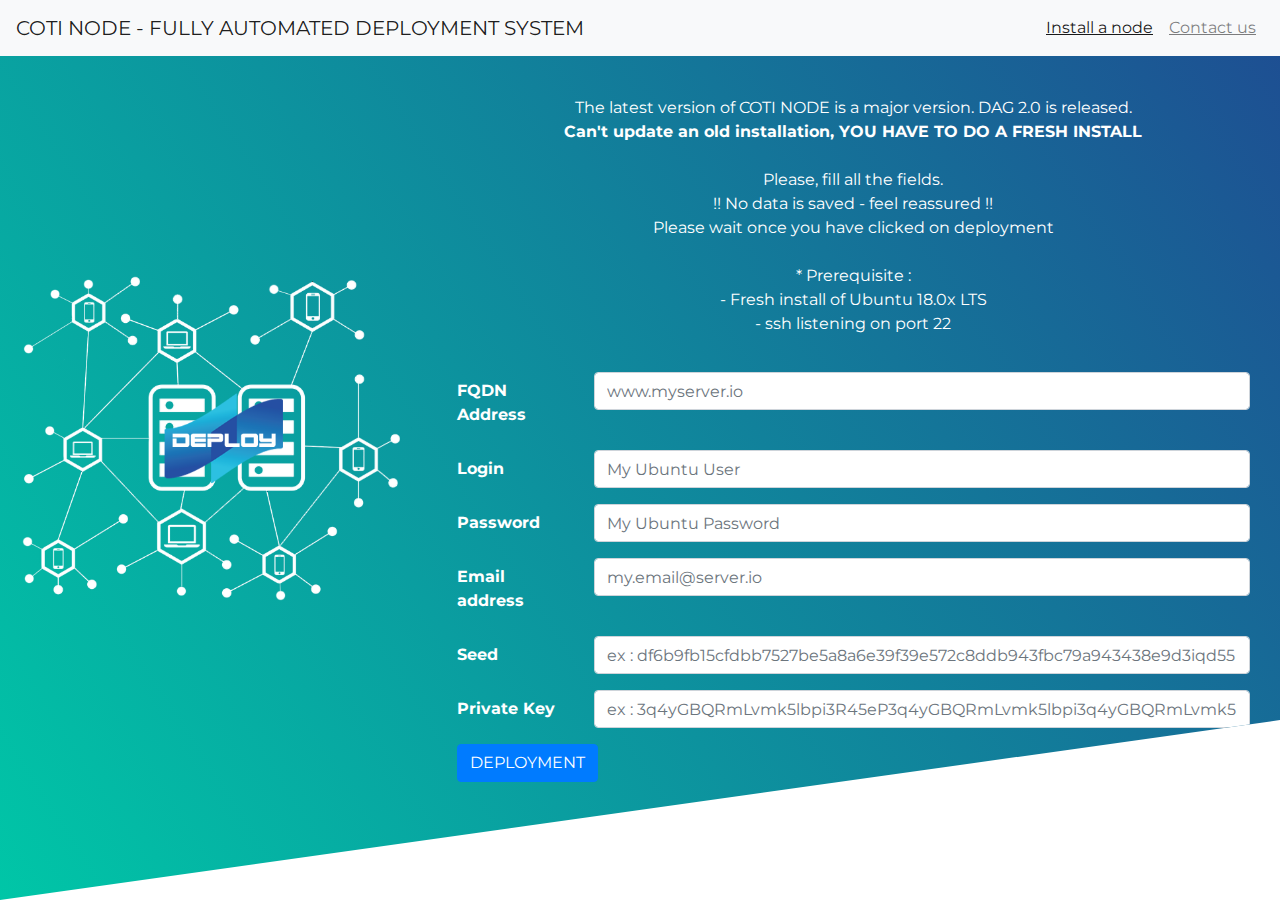
<file: website/index.html>
<!DOCTYPE html>
<html lang="en">

<head>
    <title>DEPLOY</title>
    <meta charset="utf-8">
    <meta name="viewport" content="width=device-width, initial-scale=1">
    <link href="https://fonts.googleapis.com/css?family=Montserrat" rel="stylesheet">

    <link rel="stylesheet" href="https://stackpath.bootstrapcdn.com/bootstrap/4.3.1/css/bootstrap.min.css"
        integrity="sha384-ggOyR0iXCbMQv3Xipma34MD+dH/1fQ784/j6cY/iJTQUOhcWr7x9JvoRxT2MZw1T" crossorigin="anonymous">

    <link rel="stylesheet" type="text/css" href="style.css">
</head>

<body>
    <header>
        <nav class="navbar navbar-expand-lg navbar-light bg-light">
            <a class="navbar-brand" href="#">COTI NODE - FULLY AUTOMATED DEPLOYMENT SYSTEM</a>
            <button class="navbar-toggler" type="button" data-toggle="collapse" data-target="#navbarText"
                aria-controls="navbarText" aria-expanded="false" aria-label="Toggle navigation">
                <span class="navbar-toggler-icon"></span>
            </button>
            <div class="collapse navbar-collapse" id="navbarText">
                <ul class="navbar-nav ml-auto">
                    <li class="nav-item active">
                        <a class="nav-link" href="./index.html">Install a node</span></a>
                    </li>
<!--                    <li class="nav-item">
                        <a class="nav-link" href="./node_upgrade.html">Upgrade an existing node</a>
                    </li>
                    <li class="nav-item">
                        <a class="nav-link" href="#">How to</a>
                    </li>  -->
                    <li class="nav-item">
                        <a class="nav-link" href="./contact.html">Contact us</a>
                    </li>
                </ul>
            </div>
        </nav>
    </header>

    <section class="container-fluid">
        <div class="row" id="main">
            <div class="col-sm-3 col-md-4">
                <img src="deploy_nodes_pic2.png">
            </div>
            <div class="col">
                <div class="container">
                    <div class="form-block">
                        <div class="form-head">
                            <p>The latest version of COTI NODE is a major version. DAG 2.0 is released.<br>
				<b>Can't update an old installation, YOU HAVE TO DO A FRESH INSTALL</b><br><br>
				Please, fill all the fields.<br> !! No data is saved - feel reassured
                                !!<br>
                                Please wait once you have clicked on deployment<br>
                                <br>
                                * Prerequisite : <br>
                                - Fresh install of Ubuntu 18.0x LTS<br>
                                - ssh listening on port 22<br>
                            </p>
                        </div>
                        <div class="row form-body">
                            <form action="exec.php" method="post" class="col-sm-12">
                                <div class="form-group row">
                                    <label class="col-sm-2 col-form-label" for="ipAddress">FQDN Address</label>
                                    <div class="col-sm-10">
                                        <input type="text" name="IP" class="form-control" id="ipAddress"
                                            aria-describedby="ipAddress" placeholder="www.myserver.io">
                                    </div>
                                </div>
                                <div class="form-group row">
                                    <label class="col-sm-2 col-form-label" for="user">Login</label>
                                    <div class="col-sm-10">
                                        <input type="text" name="user" class="form-control" id="user"
                                            placeholder="My Ubuntu User">
                                    </div>
                                </div>
                                <div class="form-group row">
                                    <label class="col-sm-2 col-form-label" for="password">Password</label>
                                    <div class="col-sm-10">
                                        <input type="password" name="MDP" class="form-control" id="password"
                                            placeholder="My Ubuntu Password">
                                    </div>
                                </div>
                                <div class="form-group row">
                                    <label class="col-sm-2 col-form-label" for="email">Email address</label>
                                    <div class="col-sm-10">
                                        <input type="email" name="EMAIL" class="form-control" id="email"
                                            aria-describedby="email" placeholder="my.email@server.io">
                                    </div>
                                </div>

                                <div class="form-group row">
                                    <label class="col-sm-2 col-form-label" for="seed">Seed</label>
                                    <div class="col-sm-10">
                                        <input type="text" name="wallet_seed" class="form-control" id="seed"
                                            aria-describedby="seed"
                                            placeholder="ex : df6b9fb15cfdbb7527be5a8a6e39f39e572c8ddb943fbc79a943438e9d3iqd55">
                                    </div>
                                </div>
                                <div class="form-group row">
                                    <label class="col-sm-2 col-form-label" for="private_key">Private Key</label>
                                    <div class="col-sm-10">
                                        <input type="text" name="private_key" class="form-control" id="private_key"
                                            aria-describedby="key"
                                            placeholder="ex : 3q4yGBQRmLvmk5lbpi3R45eP3q4yGBQRmLvmk5lbpi3q4yGBQRmLvmk5lbpi3R4r">
                                    </div>
                                </div>
                                <button type="submit" class="btn btn-primary">DEPLOYMENT</button>
                            </form>
                        </div>
                    </div>
                </div>
            </div>
        </div>
    </section>

    <script src="https://code.jquery.com/jquery-3.3.1.slim.min.js"
        integrity="sha384-q8i/X+965DzO0rT7abK41JStQIAqVgRVzpbzo5smXKp4YfRvH+8abtTE1Pi6jizo"
        crossorigin="anonymous"></script>
    <script src="https://cdnjs.cloudflare.com/ajax/libs/popper.js/1.14.7/umd/popper.min.js"
        integrity="sha384-UO2eT0CpHqdSJQ6hJty5KVphtPhzWj9WO1clHTMGa3JDZwrnQq4sF86dIHNDz0W1"
        crossorigin="anonymous"></script>
    <script src="https://stackpath.bootstrapcdn.com/bootstrap/4.3.1/js/bootstrap.min.js"
        integrity="sha384-JjSmVgyd0p3pXB1rRibZUAYoIIy6OrQ6VrjIEaFf/nJGzIxFDsf4x0xIM+B07jRM"
        crossorigin="anonymous"></script>
</body>

</html
</file>
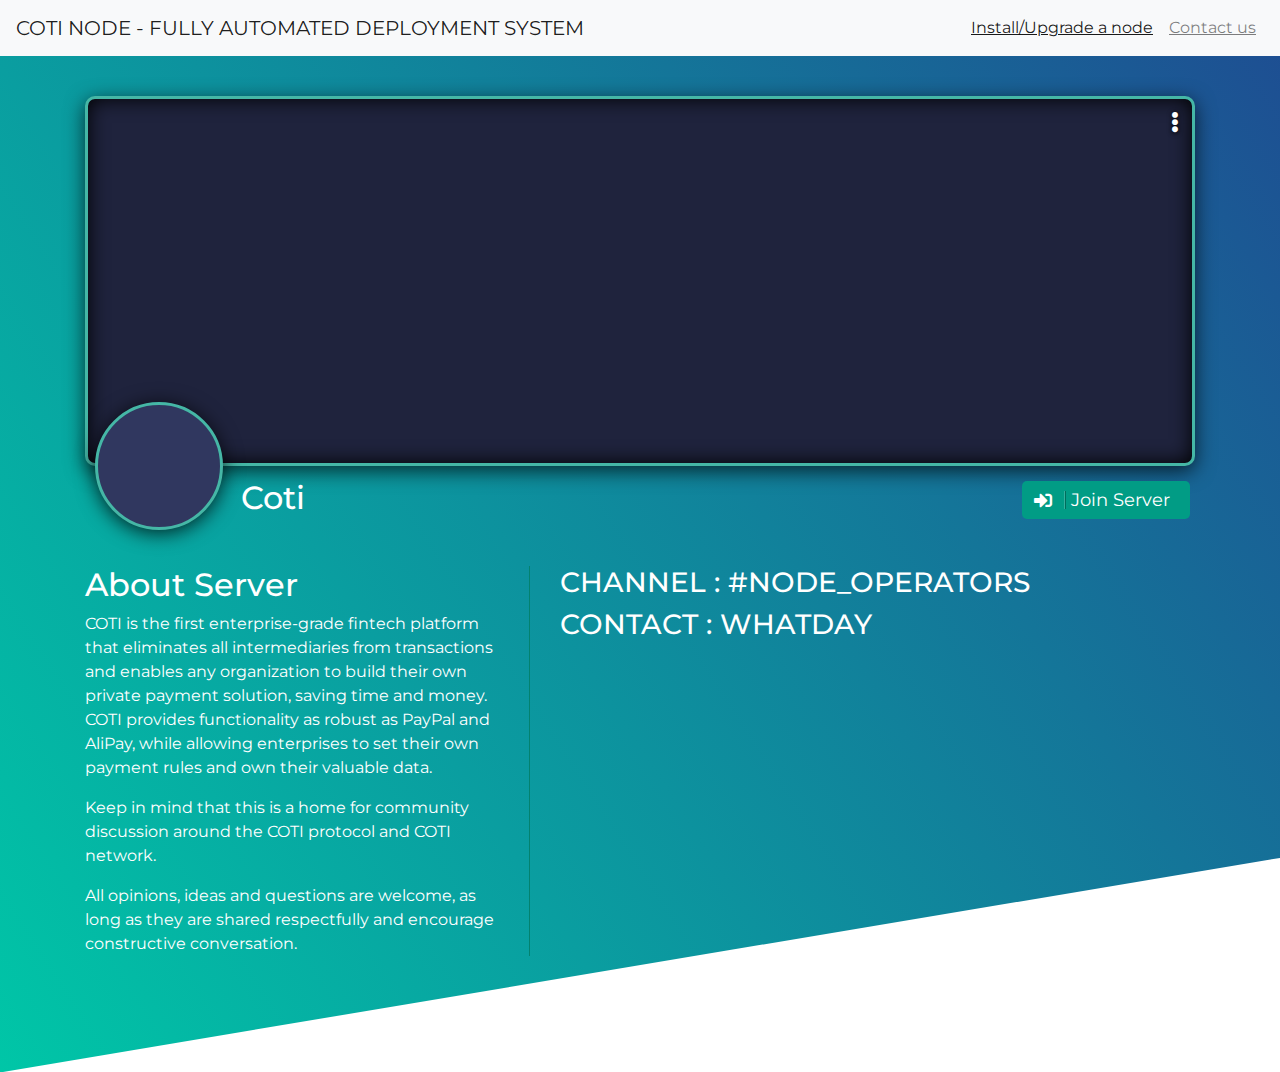
<file: website/contact.html>
<!DOCTYPE html>
<html lang="en">
  <head>
    <title>DEPLOY</title>
    <meta charset="utf-8" />
    <meta name="viewport" content="width=device-width, initial-scale=1" />
    <link
      href="https://fonts.googleapis.com/css?family=Montserrat"
      rel="stylesheet"
    />

    <link
      rel="stylesheet"
      href="https://stackpath.bootstrapcdn.com/bootstrap/4.3.1/css/bootstrap.min.css"
      integrity="sha384-ggOyR0iXCbMQv3Xipma34MD+dH/1fQ784/j6cY/iJTQUOhcWr7x9JvoRxT2MZw1T"
      crossorigin="anonymous"
    />
    <link
      rel="stylesheet"
      type="text/css"
      href="https://cdnjs.cloudflare.com/ajax/libs/font-awesome/5.15.3/css/all.min.css"
    />
    <link rel="stylesheet" type="text/css" href="style.css" />
  </head>

  <body>
    <header>
      <nav class="navbar navbar-expand-lg navbar-light bg-light">
        <a class="navbar-brand" href="#"
          >COTI NODE - FULLY AUTOMATED DEPLOYMENT SYSTEM</a
        >
        <button
          class="navbar-toggler"
          type="button"
          data-toggle="collapse"
          data-target="#navbarText"
          aria-controls="navbarText"
          aria-expanded="false"
          aria-label="Toggle navigation"
        >
          <span class="navbar-toggler-icon"></span>
        </button>
        <div class="collapse navbar-collapse" id="navbarText">
          <ul class="navbar-nav ml-auto">
            <li class="nav-item active">
              <a class="nav-link" href="./index.html">Install/Upgrade a node</a>
            </li>
<!--            <li class="nav-item">
              <a class="nav-link" href="./node_upgrade.html"
                >Upgrade an existing node</a
              >
            </li>
            <li class="nav-item">
              <a class="nav-link" href="#">How to</a>
	    </li>    -->
            <li class="nav-item">
              <a class="nav-link" href="./contact.html">Contact us</a>
            </li>
          </ul>
        </div>
      </nav>
    </header>
    <div class="container contact-container">
      <div class="row">
        <div class="col">
          <div class="server-detail-header">
            <input
              type="hidden"
              name="_token"
              value="bPeEAsuS7TrVOFk2AJbVUoyJGs57dIRg2hLCE8kD"
            />
            <div class="server-menu">
              <div class="dropleft">
                <div class="dropdown-toggle" data-toggle="dropdown">
                  <i class="fas fa-ellipsis-v"></i>
                </div>
                <div class="dropdown-menu dropdown-menu-right">
                  <a
                    href=" https://discord.me/coti#"
                    target="_blank"
                    class="dropdown-item"
                    ><i class="fas fa-sign-in-alt"></i> Join Server</a
                  >
                </div>
              </div>
            </div>
          </div>

          <div class="server-detail-subhead">
            <div class="server-title">
              <div
                class="server-img"
                style="
                  background-image: url(https://cdn.discord.me/server/f6c76be6d2a81bb8a3f1557d634d8da0f29921189767407e24fa095101f4ddc9/icon_164b58e81afa081f08edeceeefc9ee120139073425df68af838cbdc8ecdb7947.jpg);
                "
              ></div>
              <h1 class="server-name d-none d-md-block" title="Coti">
                <a href=" https://discord.me/coti#" target="_blank">Coti</a>
              </h1>
            </div>
            <div class="server-btns">
              <a
                href=" https://discord.me/coti#"
                target="_blank"
                class="server-join-btn"
                ><span><i class="fas fa-sign-in-alt"></i></span> Join Server</a
              >
            </div>
          </div>
          <!-- end server-detail-subhead -->
        </div>
        <!-- end col -->
      </div>
      <!-- end row -->

      <div class="row">
        <div class="col-md-5">
          <div class="server-sidebar">
            <h2 class="d-none d-md-block">About Server</h2>
            <h2
              class="server-name server-name-mobile d-block d-md-none"
              title="Coti"
            >
              <a href=" https://discord.me/coti#" target="_blank">Coti</a>
            </h2>
            <p>
              COTI is the first enterprise-grade fintech platform that
              eliminates all intermediaries from transactions and enables any
              organization to build their own private payment solution, saving
              time and money. COTI provides functionality as robust as PayPal
              and AliPay, while allowing enterprises to set their own payment
              rules and own their valuable data.
            </p>
            <p>
              Keep in mind that this is a home for community discussion around
              the COTI protocol and COTI network.
            </p>
            <p>
              All opinions, ideas and questions are welcome, as long as they are
              shared respectfully and encourage constructive conversation.
            </p>
          </div>
        </div>
        <div class="col-md-7">
          <div class="d-flex flex-column">
            <h3>CHANNEL : #NODE_OPERATORS</h3>
            <h3>CONTACT : WHATDAY</h3>
          </div>
        </div>
      </div>
    </div>
    <!-- end container -->
    <script
      src="https://code.jquery.com/jquery-3.3.1.slim.min.js"
      integrity="sha384-q8i/X+965DzO0rT7abK41JStQIAqVgRVzpbzo5smXKp4YfRvH+8abtTE1Pi6jizo"
      crossorigin="anonymous"
    ></script>
    <script
      src="https://cdnjs.cloudflare.com/ajax/libs/popper.js/1.14.7/umd/popper.min.js"
      integrity="sha384-UO2eT0CpHqdSJQ6hJty5KVphtPhzWj9WO1clHTMGa3JDZwrnQq4sF86dIHNDz0W1"
      crossorigin="anonymous"
    ></script>
    <script
      src="https://stackpath.bootstrapcdn.com/bootstrap/4.3.1/js/bootstrap.min.js"
      integrity="sha384-JjSmVgyd0p3pXB1rRibZUAYoIIy6OrQ6VrjIEaFf/nJGzIxFDsf4x0xIM+B07jRM"
      crossorigin="anonymous"
    ></script>
  </body>
</html>
</file>
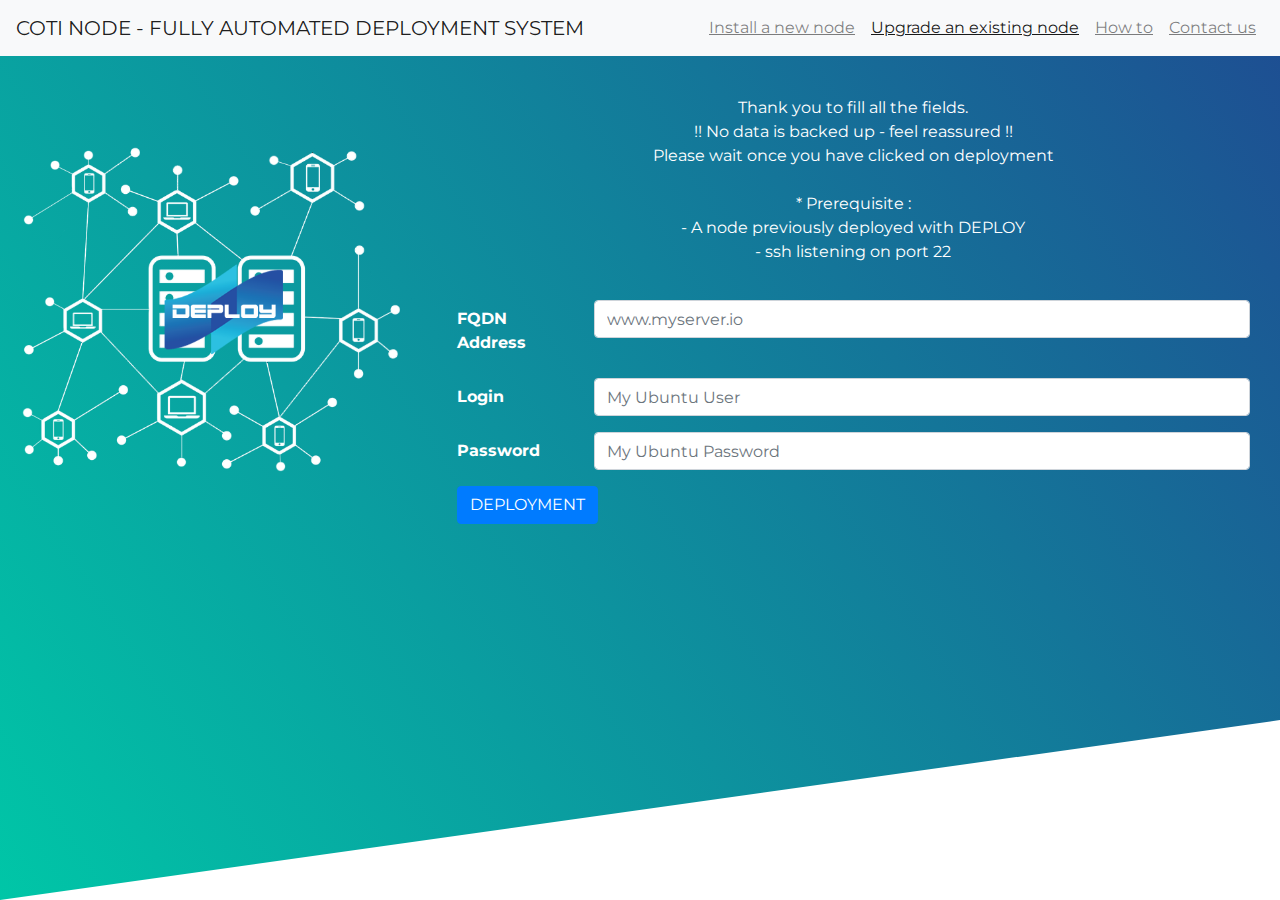
<file: website/node_upgrade.html>
<!DOCTYPE html>
<html lang="en">

<head>
    <title>DEPLOY - Node upgrade</title>
    <meta charset="utf-8">
    <meta name="viewport" content="width=device-width, initial-scale=1">
    <link href="https://fonts.googleapis.com/css?family=Montserrat" rel="stylesheet">

    <link rel="stylesheet" href="https://stackpath.bootstrapcdn.com/bootstrap/4.3.1/css/bootstrap.min.css"
        integrity="sha384-ggOyR0iXCbMQv3Xipma34MD+dH/1fQ784/j6cY/iJTQUOhcWr7x9JvoRxT2MZw1T" crossorigin="anonymous">

    <link rel="stylesheet" type="text/css" href="style.css">
</head>

<body>
    <header>
        <nav class="navbar navbar-expand-lg navbar-light bg-light">
            <a class="navbar-brand" href="#">COTI NODE - FULLY AUTOMATED DEPLOYMENT SYSTEM</a>
            <button class="navbar-toggler" type="button" data-toggle="collapse" data-target="#navbarText"
                aria-controls="navbarText" aria-expanded="false" aria-label="Toggle navigation">
                <span class="navbar-toggler-icon"></span>
            </button>
            <div class="collapse navbar-collapse" id="navbarText">
                <ul class="navbar-nav ml-auto">
                    <li class="nav-item">
                        <a class="nav-link" href="./">Install a new node</span></a>
                    </li>
                    <li class="nav-item active">
                        <a class="nav-link" href="./node_upgrade.html">Upgrade an existing node</a>
                    </li>
                    <li class="nav-item">
                        <a class="nav-link" href="#">How to</a>
                    </li>
                    <li class="nav-item">
                        <a class="nav-link" href=""./contact.html"">Contact us</a>
                    </li>
                </ul>
            </div>
        </nav>
    </header>

    <section class="container-fluid">
        <div class="row" id="main">
            <div class="col-sm-3 col-md-4">
                <img src="deploy_nodes_pic2.png">
            </div>
            <div class="col">
                <div class="container">
                    <div class="form-block">
                        <div class="form-head">
                            <p>Thank you to fill all the fields.<br> !! No data is backed up - feel reassured
                                !!<br>
                                Please wait once you have clicked on deployment<br>
                                <br>
                                * Prerequisite : <br>
                                - A node previously deployed with DEPLOY<br>
                                - ssh listening on port 22<br>
                            </p>
                        </div>
                        <div class="row form-body">
                            <form action="exec2.php" method="post" class="col-sm-12">
                                <div class="form-group row">
                                    <label class="col-sm-2 col-form-label" for="ipAddress">FQDN Address</label>
                                    <div class="col-sm-10">
                                        <input type="text" name="IP" class="form-control" id="ipAddress"
                                            aria-describedby="ipAddress" placeholder="www.myserver.io">
                                    </div>
                                </div>
                                <div class="form-group row">
                                    <label class="col-sm-2 col-form-label" for="user">Login</label>
                                    <div class="col-sm-10">
                                        <input type="text" name="user" class="form-control" id="user"
                                            placeholder="My Ubuntu User">
                                    </div>
                                </div>
                                <div class="form-group row">
                                    <label class="col-sm-2 col-form-label" for="password">Password</label>
                                    <div class="col-sm-10">
                                        <input type="password" name="MDP" class="form-control" id="password"
                                            placeholder="My Ubuntu Password">
                                    </div>
                                </div>
                                <button type="submit" class="btn btn-primary">DEPLOYMENT</button>
                            </form>
                        </div>
                    </div>
                </div>
            </div>
        </div>
    </section>

    <script src="https://code.jquery.com/jquery-3.3.1.slim.min.js"
        integrity="sha384-q8i/X+965DzO0rT7abK41JStQIAqVgRVzpbzo5smXKp4YfRvH+8abtTE1Pi6jizo"
        crossorigin="anonymous"></script>
    <script src="https://cdnjs.cloudflare.com/ajax/libs/popper.js/1.14.7/umd/popper.min.js"
        integrity="sha384-UO2eT0CpHqdSJQ6hJty5KVphtPhzWj9WO1clHTMGa3JDZwrnQq4sF86dIHNDz0W1"
        crossorigin="anonymous"></script>
    <script src="https://stackpath.bootstrapcdn.com/bootstrap/4.3.1/js/bootstrap.min.js"
        integrity="sha384-JjSmVgyd0p3pXB1rRibZUAYoIIy6OrQ6VrjIEaFf/nJGzIxFDsf4x0xIM+B07jRM"
        crossorigin="anonymous"></script>
</body>

</html>
</file>
<file: website/style.css>
* {
  font-family: "Montserrat", sans-serif;
}
html {
  background-color: white;
}
header {
  padding-bottom: 40px;
}
body {
  min-height: 100vh;
  background: #0f8a9d;
  background: linear-gradient(57deg, #00c6a7, #1e4d92);

  color: white;
  font-size: 16px;
}
img {
  width: 100%;
}

#main {
  display: flex;
  justify-content: center;
  align-items: center;
}

.form-head {
  text-align: center;
  padding-bottom: 20px;
}

.form-group {
  font-weight: bold;
}

@media (min-width: 576px) {
  body {
    clip-path: polygon(0% 0%, 100% 0%, 100% 80%, 0% 100%);
  }
}
.navbar-brand {
  white-space: normal;
}
.nav-link {
  text-decoration: underline;
}

/* start contact */
@media screen and (min-width: 576px) {
  .contact-container {
    padding-bottom: 100px;
  }
}

.server-detail-header {
  border: 3px solid #45b7a6;
  border-radius: 10px;
  height: 370px;
  background-color: #1f233d;
  background-size: cover;
  background-position: 50%;
  background-repeat: no-repeat;
  position: relative;
  box-shadow: inset 0 0 20px #000, 0 5px 20px rgb(0 0 0 / 70%);
  background-image: url(https://cdn.discord.me/server/f6c76be6d2a81bb8a3f1557d634d8da0f29921189767407e24fa095101f4ddc9/banner_80c615302db8e2f4cdf9793c2b7a973603bc7f1c58c986a7e9f6b61950b9e21f.jpg);
}

.server-menu {
  position: absolute;
  top: 8px;
  right: 8px;
  padding-bottom: 70px;
  z-index: 9;
}

.server-menu .dropdown-toggle {
  color: #fff;
  font-size: 21px;
  text-shadow: 0 1px 5px #000;
  padding: 5px;
  line-height: 0;
  cursor: pointer;
}

.server-menu .dropleft .dropdown-toggle::before {
  content: none;
}

.server-menu .dropdown-menu .dropdown-item {
  font-size: 14px;
  padding: 5px 15px;
  cursor: pointer;
}

.server-detail-subhead {
  height: 100px;
  position: relative;
}

.server-detail-subhead .server-title {
  position: absolute;
  top: -64px;
  left: 10px;
}

.server-detail-subhead .server-title .server-img {
  float: left;
  border-radius: 50%;
  border: 3px solid #45b7a6;
  box-shadow: 0 3px 20px rgb(0 0 0 / 80%);
  background-position: 50%;
  background-repeat: no-repeat;
  background-size: cover;
  background-color: #30375f;
  width: 128px;
  height: 128px;
  margin-right: 18px;
}

.server-name {
  font-size: 32px;
  color: #fff;
  padding-top: 70px;
  display: block;
  float: left;
  width: 580px;
  white-space: nowrap;
  overflow: hidden;
  text-overflow: ellipsis;
  margin-bottom: 0;
  line-height: 1.6;
}

.server-name.server-name-mobile {
  font-size: 28px;
  line-height: 32px;
  width: 100%;
  white-space: normal;
  float: none;
  padding: 10px 0 15px;
}

.server-name a,
.server-name-mobile a {
  color: #fff;
  text-decoration: none;
}

.server-name a:hover,
.server-name-mobile a:hover {
  color: #fff;
}

.server-btns {
  float: right;
  text-align: left;
  min-height: 65px;
  margin-top: 15px;
  margin-bottom: 15px;
}

.server-join-btn {
  background: #019c85;
  border-radius: 5px;
  font-size: 18px;
  color: #fff;
  text-decoration: none;
  line-height: 0;
  padding: 10px 20px 10px 12px;
  display: flex;
  align-items: center;
  cursor: pointer;
  transition: box-shadow 0.1s linear, background-color 0.1s linear,
    margin 0.1s linear, padding 0.1s linear;
  margin: 0 5px 8px;
}

.server-join-btn:hover {
  box-shadow: 0 0 7px 3px #019c85;
  background-color: #019c85;
  color: #fff;
  text-decoration: none;
}

.server-join-btn span {
  padding-right: 12px;
  border-right: 1px solid hsla(0, 0%, 100%, 0.2);
  box-shadow: 1px 0 0 rgb(0 0 0 / 30%);
  margin-right: 6px;
}

.server-sidebar {
  border-right: 1px solid #03826f;
  padding-right: 15px;
}

@media only screen and (max-width: 768px) {
  .server-sidebar {
    border-right: none;
  }
}
/* end contact */
</file>
